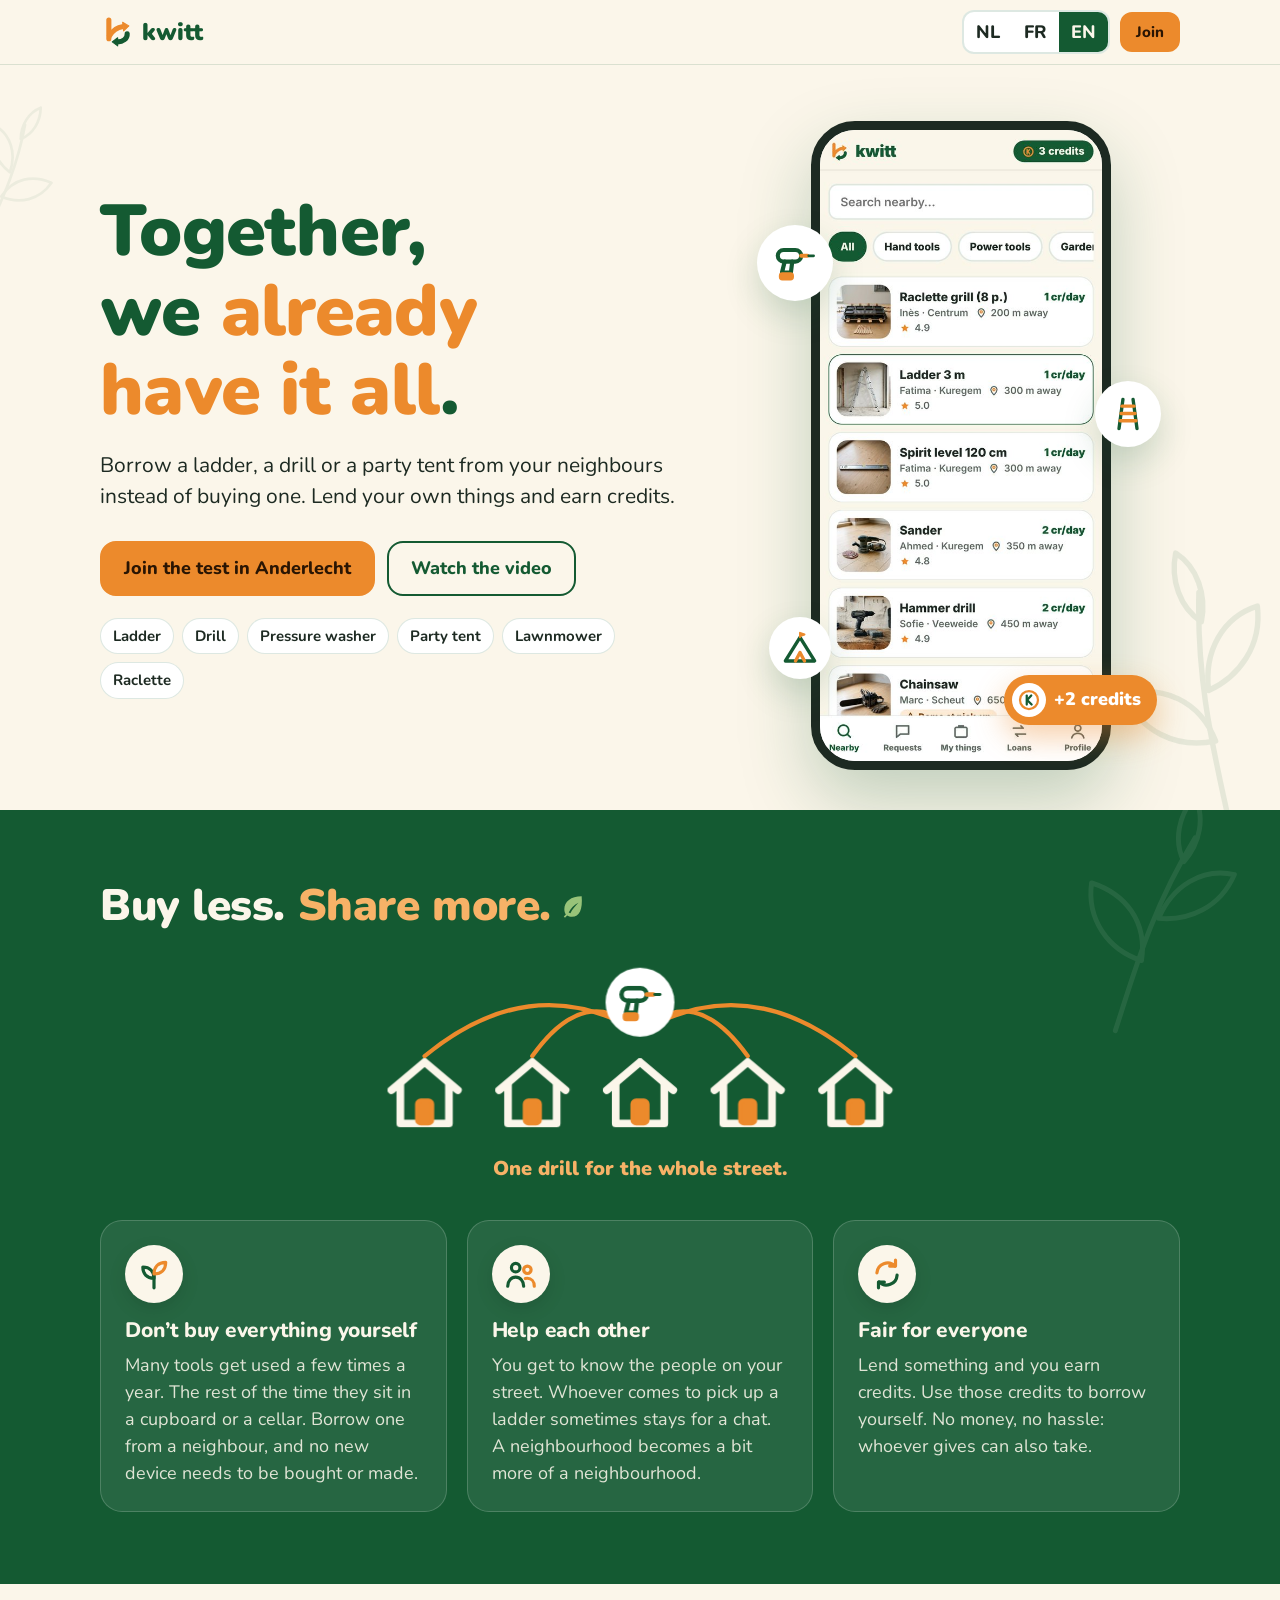
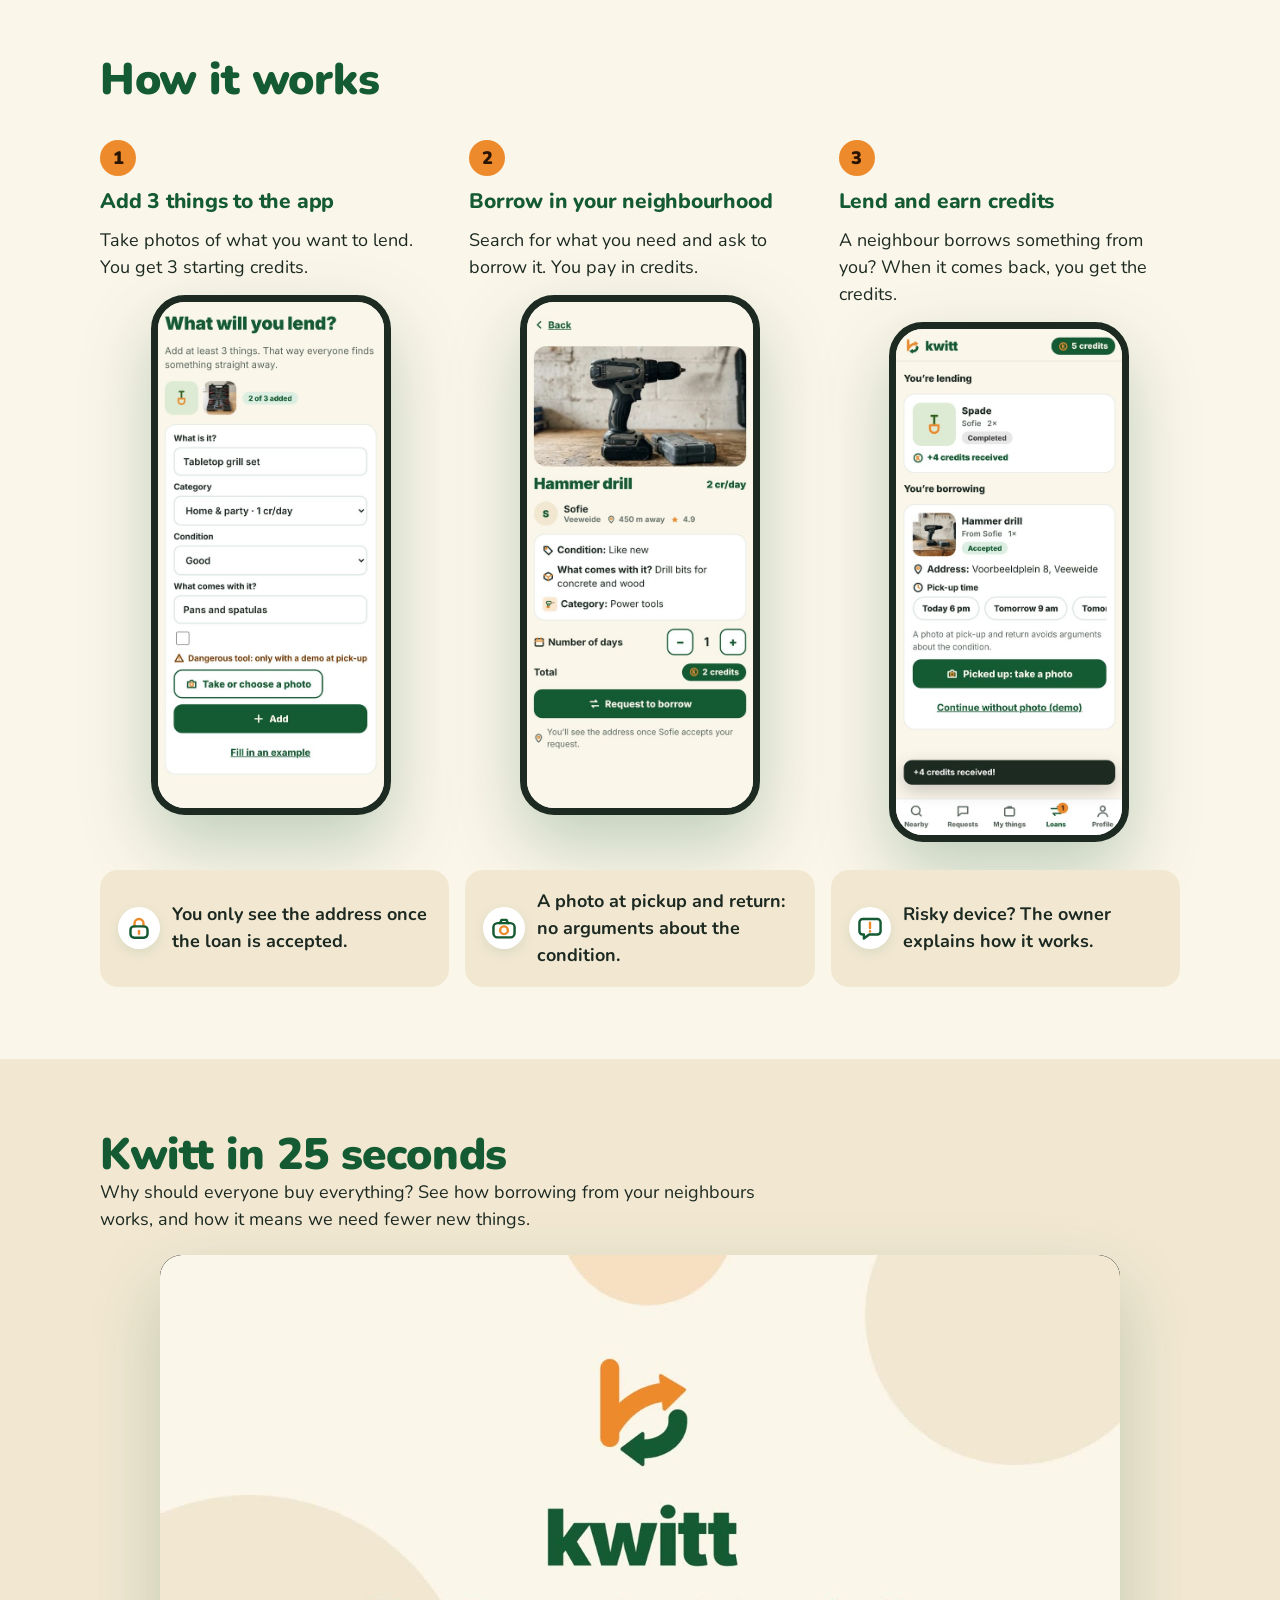
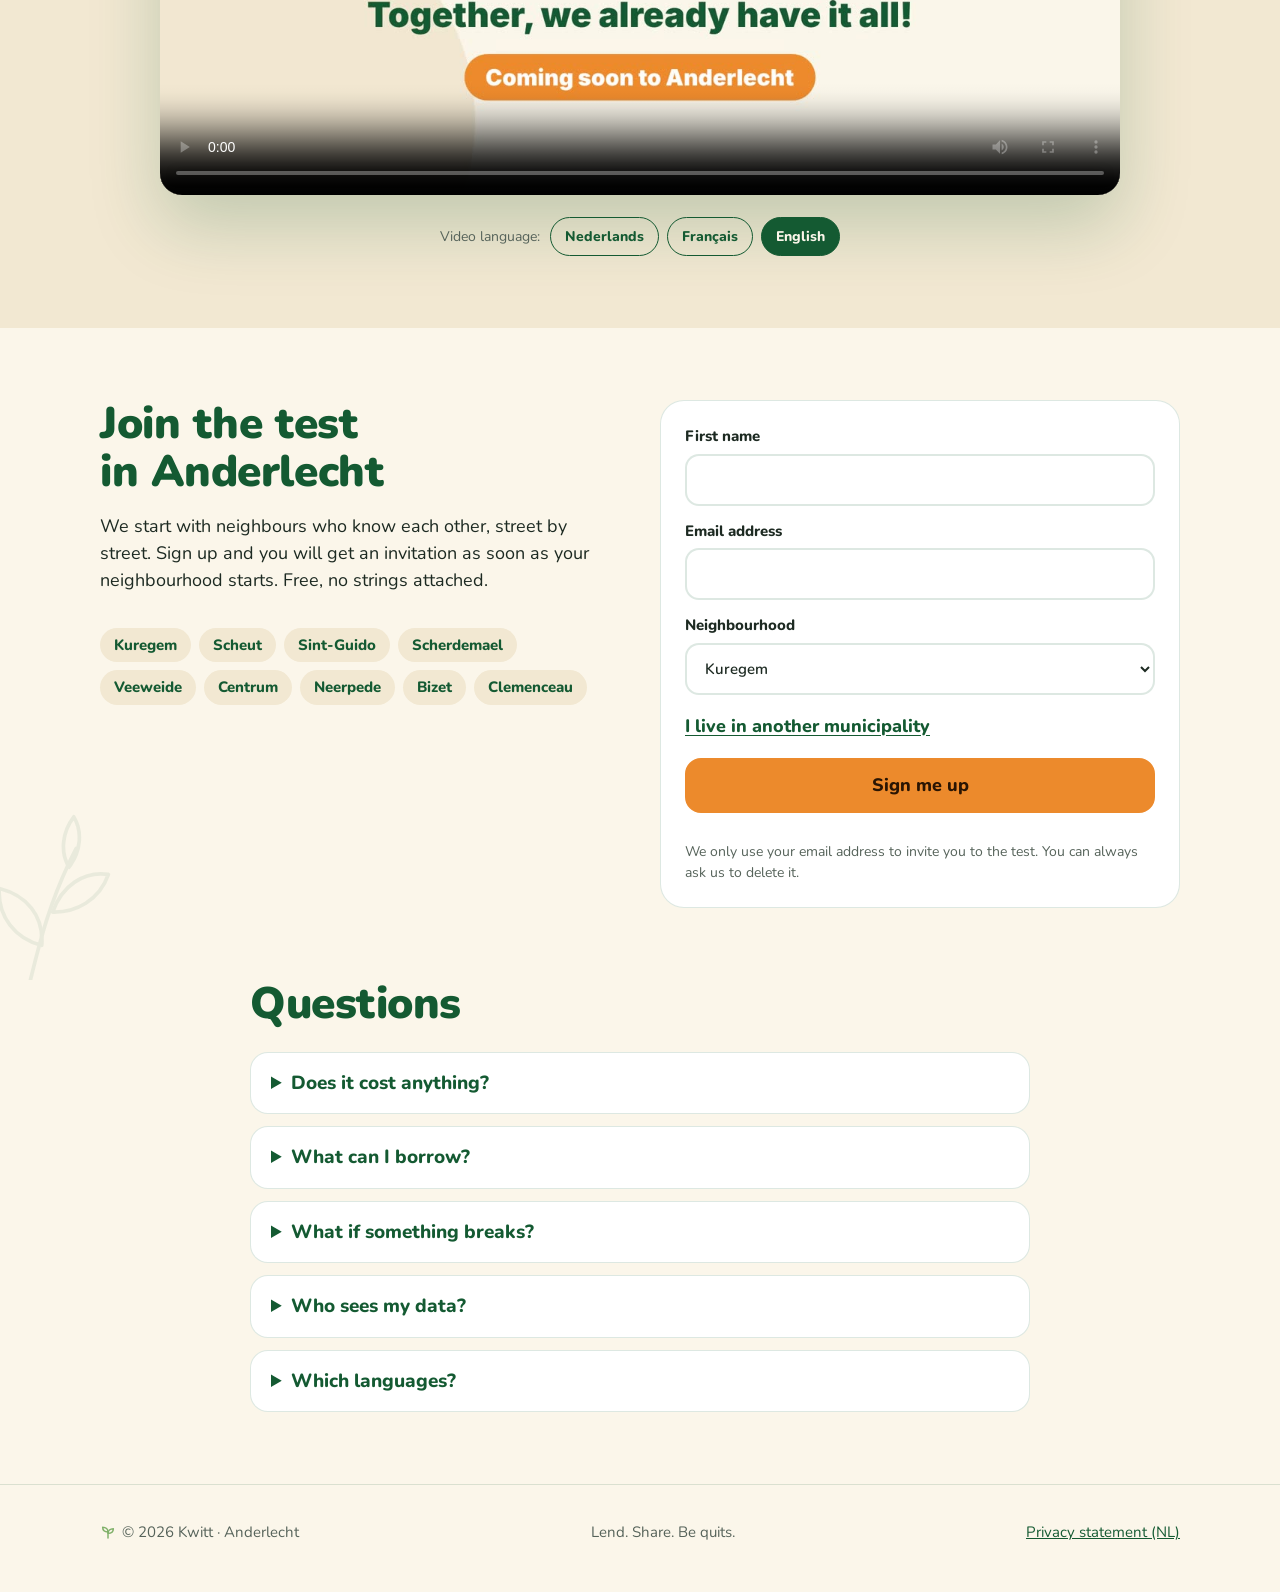
<file: index.html>
<!DOCTYPE html>
<html lang="nl">
<head>
<meta charset="utf-8">
<meta name="viewport" content="width=device-width, initial-scale=1">
<title>Kwitt · Leen van je buren</title>
<meta name="description" content="Leen een ladder, boormachine of partytent bij je buren in plaats van hem te kopen. Leen zelf uit en verdien credits. Test in Anderlecht.">
<meta property="og:title" content="Kwitt · Samen hebben we alles al">
<meta property="og:description" content="Leen bij je buren in plaats van te kopen. Test in Anderlecht.">
<meta property="og:image" content="img/poster_nl_scherm.jpg">
<link rel="icon" href="favicon.png">
<link rel="preconnect" href="https://fonts.googleapis.com">
<link rel="preconnect" href="https://fonts.gstatic.com" crossorigin>
<link href="https://fonts.googleapis.com/css2?family=Nunito:wght@600;700;800;900&display=swap" rel="stylesheet">
<style>
:root{
  /* Merkkleuren uit het logo; één lichte wereld, telefoonkaders als beeldtaal. */
  --green:#145A32;
  --orange:#EC8A2C;
  --cream:#FBF6EA;
  --sand:#F2E8D2;
  --ink:#1D2A22;
  --muted:#56635A;
  --line:color-mix(in srgb,var(--green) 14%,transparent);
  --font:"Nunito",system-ui,-apple-system,"Segoe UI",sans-serif;
  color-scheme:light;
}
*{box-sizing:border-box}
html{scroll-behavior:smooth}
body{margin:0;background:var(--cream);color:var(--ink);font-family:var(--font);font-size:18px;line-height:1.5}
a{color:var(--green)}
img,video{max-width:100%;display:block}
.wrap{max-width:1120px;margin:0 auto;padding:0 20px}
h1,h2,h3{color:var(--green);line-height:1.1;margin:0;text-wrap:balance;letter-spacing:-.01em}
h1{font-weight:900;font-size:clamp(40px,7vw,72px)}
h2{font-weight:900;font-size:clamp(30px,4.5vw,44px)}
h3{font-weight:800;font-size:21px}
p{margin:0;max-width:62ch}
.em{color:var(--orange)}
.muted{color:var(--muted)}
button,input,select{font:inherit}
:focus-visible{outline:3px solid var(--orange);outline-offset:3px}

/* nav */
nav{position:sticky;top:0;z-index:5;background:color-mix(in srgb,var(--cream) 92%,transparent);backdrop-filter:blur(8px);border-bottom:1px solid var(--line)}
nav .wrap{display:flex;align-items:center;justify-content:space-between;gap:12px;min-height:64px}
.brand{display:flex;align-items:center;gap:8px;font-weight:900;font-size:24px;color:var(--green);text-decoration:none}
.navr{display:flex;align-items:center;gap:10px}
.lang{display:inline-flex;border:2px solid var(--line);border-radius:12px;overflow:hidden;background:#fff}
.lang button{border:0;background:transparent;padding:6px 12px;font-weight:800;cursor:pointer;min-height:40px;color:var(--ink)}
.lang button[aria-pressed="true"]{background:var(--green);color:var(--cream)}
.btn{display:inline-flex;align-items:center;justify-content:center;gap:8px;min-height:52px;padding:12px 22px;border-radius:16px;border:2px solid var(--green);background:var(--green);color:var(--cream);font-weight:800;text-decoration:none;cursor:pointer}
.btn.orange{background:var(--orange);border-color:var(--orange);color:#2A1503}
.btn.small{min-height:40px;padding:6px 14px;font-size:15px;border-radius:12px}

/* hero */
.hero{padding:56px 0 40px}
.hero .wrap{display:grid;grid-template-columns:1.15fr .85fr;gap:48px;align-items:center}
.hero p.lead{font-size:21px;margin-top:20px;color:var(--ink)}
.hero .ctas{display:flex;flex-wrap:wrap;gap:12px;margin-top:28px}
.chips{display:flex;flex-wrap:wrap;gap:8px;margin-top:22px}
.chips span{background:#fff;border:1px solid var(--line);border-radius:999px;padding:6px 12px;font-size:15px;font-weight:700}
.phone{width:100%;max-width:300px;margin:0 auto;border:9px solid var(--ink);border-radius:44px;overflow:hidden;background:#fff;box-shadow:0 30px 70px rgba(20,90,50,.25);aspect-ratio:1170/2532}
.phone img,.phone video{width:100%;height:100%;object-fit:cover}

/* sections */
section{padding:72px 0}
.band{background:var(--green);color:var(--cream)}
.band h2,.band h3{color:var(--cream)}
.band .em{color:#F7B267}
.grid3{display:grid;grid-template-columns:repeat(3,minmax(0,1fr));gap:20px;margin-top:36px}
.card{background:#fff;border:1px solid var(--line);border-radius:22px;padding:24px;display:grid;gap:10px;align-content:start}
.band .card{background:color-mix(in srgb,#fff 8%,transparent);border-color:color-mix(in srgb,#fff 18%,transparent)}
.band .card p{color:color-mix(in srgb,var(--cream) 88%,transparent)}
.icon{width:58px;height:58px;border-radius:50%;background:var(--cream);display:flex;align-items:center;justify-content:center;color:var(--green);margin-bottom:6px}
.icon .ph{width:32px;height:32px}
.ph .duo{fill:var(--orange);opacity:.85}
.band .icon{background:var(--cream);color:var(--green);box-shadow:0 6px 18px rgba(0,0,0,.12)}
.steps{display:grid;grid-template-columns:repeat(3,minmax(0,1fr));gap:28px;margin-top:36px}
.step{display:grid;gap:14px;align-content:start}
.step .phone{max-width:240px;border-width:7px;border-radius:34px}
.num{width:36px;height:36px;border-radius:50%;background:var(--orange);color:#2A1503;font-weight:900;display:flex;align-items:center;justify-content:center}
.trust{display:grid;grid-template-columns:repeat(3,minmax(0,1fr));gap:16px;margin-top:28px}
.trust div{display:flex;gap:12px;align-items:flex-start;background:var(--sand);border-radius:18px;padding:18px;font-weight:700}
.hoods{display:flex;flex-wrap:wrap;gap:8px;margin-top:18px}
.hoods span{background:var(--sand);border-radius:999px;padding:6px 14px;font-weight:800;font-size:15px;color:var(--green)}

/* form */
.join .wrap{display:grid;grid-template-columns:1fr 1fr;gap:40px;align-items:start}
form{background:#fff;border:1px solid var(--line);border-radius:24px;padding:24px;display:grid;gap:14px}
label{display:grid;gap:6px;font-weight:800;font-size:15px}
input,select{min-height:52px;border:2px solid var(--line);border-radius:14px;padding:10px 14px;background:#fff;color:var(--ink);font-weight:600;width:100%}
.msg{font-weight:800;border-radius:14px;padding:12px 14px}
.msg.ok{background:#DCEFE2;color:var(--green)}
.msg.err{background:#F7DCD7;color:#8B2416}
.small{font-size:14px}

/* faq */
details{background:#fff;border:1px solid var(--line);border-radius:18px;padding:16px 20px}
details+details{margin-top:12px}
summary{font-weight:800;cursor:pointer;color:var(--green);font-size:19px}
details p{margin-top:10px}

footer{padding:36px 0 48px;border-top:1px solid var(--line);color:var(--muted);font-size:15px}
footer .wrap{display:flex;flex-wrap:wrap;justify-content:space-between;gap:12px}

@media (max-width:860px){
  .hero .wrap,.join .wrap{grid-template-columns:1fr}
  .grid3,.steps,.trust{grid-template-columns:1fr}
  .hero{padding-top:32px}
  .navr .btn{display:none}
  section{padding:56px 0}
}
@media (prefers-reduced-motion:reduce){html{scroll-behavior:auto}}

/* subtle leaves */
.hero{position:relative;overflow:hidden}
.hero::before{content:"";position:absolute;right:-30px;bottom:-20px;width:220px;height:290px;background:url("data:image/svg+xml,%3Csvg xmlns='http://www.w3.org/2000/svg' viewBox='0 0 120 160' fill='none' stroke='%23145A32' stroke-width='3' stroke-linecap='round' stroke-linejoin='round'%3E%3Cpath d='M60 158C60 120 58 80 70 30'/%3E%3Cpath d='M62 112C40 112 22 98 18 76c22 0 40 12 44 36z'/%3E%3Cpath d='M64 84c18-4 34-18 36-40-20 2-34 18-36 40z'/%3E%3Cpath d='M68 46C58 36 56 20 62 6c10 10 12 26 6 40z'/%3E%3C/svg%3E") no-repeat center/contain;opacity:.09;transform:rotate(-12deg);pointer-events:none}
.hero::after{content:"";position:absolute;left:-40px;top:30px;width:110px;height:150px;background:url("data:image/svg+xml,%3Csvg xmlns='http://www.w3.org/2000/svg' viewBox='0 0 120 160' fill='none' stroke='%23145A32' stroke-width='3' stroke-linecap='round' stroke-linejoin='round'%3E%3Cpath d='M60 158C60 120 58 80 70 30'/%3E%3Cpath d='M62 112C40 112 22 98 18 76c22 0 40 12 44 36z'/%3E%3Cpath d='M64 84c18-4 34-18 36-40-20 2-34 18-36 40z'/%3E%3Cpath d='M68 46C58 36 56 20 62 6c10 10 12 26 6 40z'/%3E%3C/svg%3E") no-repeat center/contain;opacity:.06;transform:rotate(24deg) scaleX(-1);pointer-events:none}
.hero .wrap{position:relative;z-index:1}
.band{position:relative;overflow:hidden}
.band::after{content:"";position:absolute;right:2%;top:-30px;width:200px;height:260px;background:url("data:image/svg+xml,%3Csvg xmlns='http://www.w3.org/2000/svg' viewBox='0 0 120 160' fill='none' stroke='%23FBF6EA' stroke-width='3' stroke-linecap='round' stroke-linejoin='round'%3E%3Cpath d='M60 158C60 120 58 80 70 30'/%3E%3Cpath d='M62 112C40 112 22 98 18 76c22 0 40 12 44 36z'/%3E%3Cpath d='M64 84c18-4 34-18 36-40-20 2-34 18-36 40z'/%3E%3Cpath d='M68 46C58 36 56 20 62 6c10 10 12 26 6 40z'/%3E%3C/svg%3E") no-repeat center/contain;opacity:.08;transform:rotate(18deg);pointer-events:none}
.band .wrap{position:relative;z-index:1}
#why::after{content:"";display:inline-block;width:.6em;height:.6em;margin-left:.2em;vertical-align:.02em;background:url("data:image/svg+xml,%3Csvg xmlns='http://www.w3.org/2000/svg' viewBox='0 0 24 24' fill='%2398C379'%3E%3Cpath d='M20 3C10 3 4 8 4 15c0 2 .6 3.6 1.4 4.8L3.5 21.7l1.1 1.1 2-2C7.8 21.5 9.2 22 11 22c7 0 10-7 9-19zM8 18c2-4 5-7 9-9-3 3-5.5 6-7.4 9.6z'/%3E%3C/svg%3E") no-repeat center/contain}
.join{position:relative;overflow:hidden}
.join::before{content:"";position:absolute;left:-26px;bottom:-26px;width:150px;height:200px;background:url("data:image/svg+xml,%3Csvg xmlns='http://www.w3.org/2000/svg' viewBox='0 0 120 160' fill='none' stroke='%23145A32' stroke-width='3' stroke-linecap='round' stroke-linejoin='round'%3E%3Cpath d='M60 158C60 120 58 80 70 30'/%3E%3Cpath d='M62 112C40 112 22 98 18 76c22 0 40 12 44 36z'/%3E%3Cpath d='M64 84c18-4 34-18 36-40-20 2-34 18-36 40z'/%3E%3Cpath d='M68 46C58 36 56 20 62 6c10 10 12 26 6 40z'/%3E%3C/svg%3E") no-repeat center/contain;opacity:.07;transform:rotate(14deg);pointer-events:none}
.join .wrap{position:relative;z-index:1}
footer .sprout{display:inline-block;width:16px;height:16px;vertical-align:-3px;margin-right:6px;color:#7FB069}

.video .wrap{display:flex;flex-direction:column;gap:22px;align-items:stretch}
.video .vtext{max-width:720px}
.player{width:100%;max-width:960px;margin:0 auto;border-radius:22px;overflow:hidden;background:#000;box-shadow:0 30px 70px rgba(20,90,50,.22);aspect-ratio:16/9}
.player video{width:100%;height:100%;display:block;object-fit:contain;background:#000}
.player.p{max-width:330px;aspect-ratio:1170/2532;border:9px solid var(--ink);border-radius:44px}
.vlist{display:flex;flex-wrap:wrap;gap:10px;align-items:center;justify-content:center}
.vbtns{display:flex;flex-wrap:wrap;gap:8px;justify-content:center}
.vbtns button{font:inherit;font-weight:800;font-size:14px;padding:8px 14px;border-radius:999px;border:1.5px solid var(--green);background:transparent;color:var(--green);cursor:pointer}
.vbtns button[aria-pressed=true]{background:var(--green);color:var(--cream)}

.linkbtn{font:inherit;font-weight:800;color:var(--green);background:none;border:0;padding:4px 0;text-decoration:underline;text-underline-offset:3px;cursor:pointer;justify-self:start;text-align:left}
#cityBox{display:grid;gap:8px}
#cityBox[hidden],#joinForm label[hidden]{display:none}

.ticon{flex:none;width:42px;height:42px;border-radius:50%;background:#fff;display:flex;align-items:center;justify-content:center;color:var(--green);box-shadow:0 4px 12px rgba(20,90,50,.10)}
.ticon .ph{width:24px;height:24px}
.trust div{align-items:center}

@media (max-width:760px){
  body{font-size:17px}
  input,select{font-size:16px}
  .hero{padding:28px 0 24px}
  .hero .phone{max-width:230px;border-width:7px;border-radius:34px}
  .hero .ctas .btn{width:100%}
  .steps{display:flex;grid-template-columns:none;gap:14px;overflow-x:auto;scroll-snap-type:x mandatory;margin:24px -20px 0;padding:4px 20px 14px;-webkit-overflow-scrolling:touch;scrollbar-width:none}
  .steps::-webkit-scrollbar{display:none}
  .step{flex:0 0 78%;scroll-snap-align:center;background:#fff;border:1px solid var(--line);border-radius:22px;padding:18px}
  .step .phone{max-width:170px;border-width:6px;border-radius:26px;margin:0}
  .swipehint.swipehint{display:block}
  .player.p{max-width:270px}
  summary{font-size:17px;padding:6px 0;min-height:44px;display:flex;align-items:center}
  footer a{display:inline-block;padding:10px 0}
  .vbtns button{min-height:44px}
  .linkbtn{min-height:44px}
  .sticky-cta.sticky-cta{display:flex}
}
.swipehint{display:none;font-size:14px;color:var(--muted);margin-top:4px}
.sticky-cta{display:none;position:fixed;left:12px;right:12px;bottom:calc(12px + env(safe-area-inset-bottom));z-index:40;justify-content:center;transition:transform .3s,opacity .3s}
.sticky-cta .btn{width:100%;box-shadow:0 10px 30px rgba(0,0,0,.18)}
.sticky-cta.off{transform:translateY(140%);opacity:0;pointer-events:none}

/* nieuwe pictogrammen */
.ki{display:block}
.icon .ki{width:34px;height:34px}
.ticon .ki{width:26px;height:26px}
.icon,.ticon{background:#fff}
.band .icon{background:var(--cream)}
/* hero art */
.heroart{position:relative;max-width:340px;margin:0 auto;width:100%}
.heroart .phone{position:relative;z-index:1}
.bub{position:absolute;z-index:2;width:76px;height:76px;border-radius:50%;background:#fff;display:flex;align-items:center;justify-content:center;box-shadow:0 14px 34px rgba(20,90,50,.18);animation:float 5s ease-in-out infinite}
.bub .ki{width:44px;height:44px}
.bub.b1{left:-34px;top:16%}
.bub.b2{right:-30px;top:40%;animation-delay:-1.6s;width:66px;height:66px}
.bub.b3{left:-22px;bottom:14%;animation-delay:-3.1s;width:62px;height:62px}
.bub.b2 .ki,.bub.b3 .ki{width:36px;height:36px}
.chip{position:absolute;z-index:2;right:-26px;bottom:7%;display:flex;align-items:center;gap:8px;background:var(--orange);color:#fff;font-weight:900;font-size:18px;padding:8px 16px 8px 8px;border-radius:999px;box-shadow:0 12px 30px rgba(236,138,44,.4);animation:float 4.4s ease-in-out infinite;animation-delay:-.8s}
.chip i{display:flex;width:34px;height:34px;border-radius:50%;background:#fff}
.chip .ki{width:24px;height:24px;margin:auto}
@keyframes float{0%,100%{transform:translateY(0)}50%{transform:translateY(-10px)}}
/* straat */
.street{margin:26px auto 30px;max-width:560px;text-align:center}
.street svg{width:100%;height:auto;overflow:visible}
.street figcaption{margin-top:6px;font-weight:900;font-size:20px;color:#F7B267}
.arc{fill:none;stroke:#EC8A2C;stroke-width:4;stroke-linecap:round;stroke-dasharray:100;stroke-dashoffset:100}
.street.in .arc{animation:draw .7s ease-out forwards}
.street.in .arc1{animation-delay:.15s}.street.in .arc2{animation-delay:.3s}.street.in .arc3{animation-delay:.45s}
@keyframes draw{to{stroke-dashoffset:0}}
.dr,.dbub{transform-box:fill-box;transform-origin:center}
.street.in .dr,.street.in .dbub{animation:pop .6s cubic-bezier(.3,1.6,.5,1) both}
.hs{transform-box:fill-box;transform-origin:50% 100%}
.street.in .hs{animation:hop .5s ease-out both}
.street.in .hs0{animation-delay:.75s}.street.in .hs1{animation-delay:.85s}.street.in .hs3{animation-delay:1s}.street.in .hs4{animation-delay:1.15s}
@keyframes pop{from{transform:scale(0)}}
@keyframes hop{50%{transform:translateY(-8px) scale(1.06)}}
/* verschijnen bij scrollen */
.reveal{opacity:0;transform:translateY(24px);transition:opacity .7s ease,transform .7s cubic-bezier(.2,.8,.2,1)}
.reveal.in{opacity:1;transform:none}
.btn{transition:transform .15s ease,box-shadow .15s ease}
.btn:hover{transform:translateY(-2px);box-shadow:0 10px 24px rgba(20,90,50,.18)}
@media (max-width:760px){
  .heroart{max-width:250px}
  .bub{width:58px;height:58px}.bub .ki{width:34px;height:34px}
  .bub.b2{width:52px;height:52px;right:-22px}.bub.b3{width:50px;height:50px}
  .bub.b1{left:-24px}
  .chip{font-size:15px;right:-18px}
  .street figcaption{font-size:17px}
}
@media (prefers-reduced-motion:reduce){.bub,.chip{animation:none}.reveal{opacity:1;transform:none;transition:none}.arc{stroke-dashoffset:0}.street.in *{animation:none!important}}
</style>
</head>
<body>

<nav aria-label="Kwitt">
  <div class="wrap">
    <a class="brand" href="#top" aria-label="Kwitt">
      <svg viewBox="0 0 200 200" width="34" height="34" aria-hidden="true"><g fill="none" stroke-width="30"><path d="M52 30 V140" stroke="#EC8A2C" stroke-linecap="round"/><path d="M52 128 C70 96 100 72 136 68" stroke="#EC8A2C"/><path d="M160 110 C162 142 132 158 104 158" stroke="#145A32" stroke-linecap="round"/></g><polygon points="170,64 139,94 133,42" fill="#EC8A2C" stroke="#EC8A2C" stroke-width="6" stroke-linejoin="round"/><polygon points="72,158 104,134 104,182" fill="#145A32" stroke="#145A32" stroke-width="6" stroke-linejoin="round"/></svg>
      kwitt
    </a>
    <div class="navr">
      <div class="lang" role="group" aria-label="Taal / Langue / Language">
        <button type="button" data-lang="nl" aria-pressed="true">NL</button>
        <button type="button" data-lang="fr" aria-pressed="false">FR</button>
        <button type="button" data-lang="en" aria-pressed="false">EN</button>
      </div>
      <a class="btn small orange" href="#join" data-t="navCta">Doe mee</a>
    </div>
  </div>
</nav>

<main id="top">
  <header class="hero">
    <div class="wrap">
      <div>
        <h1 data-t="heroTitle">Samen hebben we <span class="em">alles al</span>.</h1>
        <p class="lead" data-t="heroLead">Leen een ladder, een boormachine of een partytent bij je buren, in plaats van hem te kopen. Leen zelf iets uit en verdien credits.</p>
        <div class="ctas">
          <a class="btn orange" href="#join" data-t="heroCta">Doe mee met de test in Anderlecht</a>
          <a class="btn" style="background:transparent;color:var(--green)" href="#video" data-t="heroVideo">Bekijk de video</a>
        </div>
        <div class="chips" aria-label="Voorbeelden">
          <span data-t="c1">Ladder</span><span data-t="c2">Boormachine</span><span data-t="c3">Hogedrukreiniger</span><span data-t="c4">Partytent</span><span data-t="c5">Grasmaaier</span><span data-t="c6">Raclette</span>
        </div>
      </div>
      <div class="heroart">
        <div class="phone"><img data-src-nl="img/nl_discover.jpg" data-src-fr="img/fr_discover.jpg" data-src-en="img/en_discover.jpg" src="img/nl_discover.jpg" alt="De buurt in de Kwitt-app: spullen van buren in Anderlecht" data-alt="altDiscover"></div>
        <span class="bub b1"><svg class="ki" viewBox="0 0 64 64" fill="none" stroke-width="6" stroke-linecap="round" stroke-linejoin="round" aria-hidden="true"><rect x="7" y="13" width="34" height="17" rx="8.5" stroke="#145A32"/><path d="M41 21.5h9" stroke="#EC8A2C"/><path d="M52 21.5h7" stroke="#145A32" stroke-width="4"/><path d="M17 30l-4 16h13l2-16" stroke="#145A32"/><rect x="10" y="47" width="19" height="9" rx="3.5" fill="#EC8A2C" stroke="#EC8A2C" stroke-width="3"/></svg></span>
        <span class="bub b2"><svg class="ki" viewBox="0 0 64 64" fill="none" stroke-width="6" stroke-linecap="round" stroke-linejoin="round" aria-hidden="true"><path d="M23 6L16 58" stroke="#145A32"/><path d="M41 6L48 58" stroke="#145A32"/><path d="M21.3 18h21.4" stroke="#EC8A2C"/><path d="M19.6 31h24.8" stroke="#EC8A2C"/><path d="M17.9 44h28.2" stroke="#EC8A2C"/></svg></span>
        <span class="bub b3"><svg class="ki" viewBox="0 0 64 64" fill="none" stroke-width="6" stroke-linecap="round" stroke-linejoin="round" aria-hidden="true"><path d="M6 55L32 13L58 55Z" stroke="#145A32"/><path d="M24 55l8-15 8 15" stroke="#EC8A2C"/><path d="M32 13V5l8 3-8 3" stroke="#EC8A2C" fill="#EC8A2C" stroke-width="3.5"/></svg></span>
        <span class="chip"><i><svg class="ki" viewBox="0 0 64 64" fill="none" stroke-width="6" stroke-linecap="round" stroke-linejoin="round" aria-hidden="true"><circle cx="32" cy="32" r="24" stroke="#EC8A2C"/><path d="M26 20v24" stroke="#145A32"/><path d="M38 20L27 32l12 12" stroke="#145A32"/></svg></i><span data-t="heroChip">+2 credits</span></span>
      </div>
    </div>
  </header>

  <section class="band" aria-labelledby="why">
    <div class="wrap">
      <h2 id="why" data-t="whyTitle">Minder kopen. <span class="em">Meer delen.</span></h2>
      <figure class="street reveal" aria-hidden="false">
        <svg viewBox="0 0 520 170" role="img" aria-labelledby="streetCap">
          <path class="arc arc0" d="M260 70 Q160.0 10 60 92" pathLength="100"/><path class="arc arc1" d="M260 70 Q210.0 22 160 92" pathLength="100"/><path class="arc arc2" d="M260 70 Q310.0 22 360 92" pathLength="100"/><path class="arc arc3" d="M260 70 Q360.0 10 460 92" pathLength="100"/><g class="hs hs0"><svg x="22" y="88" width="76" height="76" viewBox="0 0 64 64" fill="none" stroke-width="6" stroke-linecap="round" stroke-linejoin="round"><path d="M6 30L32 8l26 22" stroke="#FBF6EA"/><path d="M13 25v31h38V25" stroke="#FBF6EA"/><rect x="26" y="38" width="12" height="18" rx="3" fill="#EC8A2C" stroke="#EC8A2C" stroke-width="3"/></svg></g><g class="hs hs1"><svg x="122" y="88" width="76" height="76" viewBox="0 0 64 64" fill="none" stroke-width="6" stroke-linecap="round" stroke-linejoin="round"><path d="M6 30L32 8l26 22" stroke="#FBF6EA"/><path d="M13 25v31h38V25" stroke="#FBF6EA"/><rect x="26" y="38" width="12" height="18" rx="3" fill="#EC8A2C" stroke="#EC8A2C" stroke-width="3"/></svg></g><g class="hs hs2"><svg x="222" y="88" width="76" height="76" viewBox="0 0 64 64" fill="none" stroke-width="6" stroke-linecap="round" stroke-linejoin="round"><path d="M6 30L32 8l26 22" stroke="#FBF6EA"/><path d="M13 25v31h38V25" stroke="#FBF6EA"/><rect x="26" y="38" width="12" height="18" rx="3" fill="#EC8A2C" stroke="#EC8A2C" stroke-width="3"/></svg></g><g class="hs hs3"><svg x="322" y="88" width="76" height="76" viewBox="0 0 64 64" fill="none" stroke-width="6" stroke-linecap="round" stroke-linejoin="round"><path d="M6 30L32 8l26 22" stroke="#FBF6EA"/><path d="M13 25v31h38V25" stroke="#FBF6EA"/><rect x="26" y="38" width="12" height="18" rx="3" fill="#EC8A2C" stroke="#EC8A2C" stroke-width="3"/></svg></g><g class="hs hs4"><svg x="422" y="88" width="76" height="76" viewBox="0 0 64 64" fill="none" stroke-width="6" stroke-linecap="round" stroke-linejoin="round"><path d="M6 30L32 8l26 22" stroke="#FBF6EA"/><path d="M13 25v31h38V25" stroke="#FBF6EA"/><rect x="26" y="38" width="12" height="18" rx="3" fill="#EC8A2C" stroke="#EC8A2C" stroke-width="3"/></svg></g>
          <circle class="dbub" cx="260" cy="42" r="32" fill="#fff"/>
          <g class="dr"><svg x="238" y="20" width="44" height="44" viewBox="0 0 64 64" fill="none" stroke-width="6" stroke-linecap="round" stroke-linejoin="round"><rect x="7" y="13" width="34" height="17" rx="8.5" stroke="#145A32"/><path d="M41 21.5h9" stroke="#EC8A2C"/><path d="M52 21.5h7" stroke="#145A32" stroke-width="4"/><path d="M17 30l-4 16h13l2-16" stroke="#145A32"/><rect x="10" y="47" width="19" height="9" rx="3.5" fill="#EC8A2C" stroke="#EC8A2C" stroke-width="3"/></svg></g>
        </svg>
        <figcaption id="streetCap" data-t="street">Eén boormachine voor de hele straat.</figcaption>
      </figure>
      <div class="reveal grid3">
        <div class="card">
          <div class="icon"><svg class="ki" viewBox="0 0 64 64" fill="none" stroke-width="6" stroke-linecap="round" stroke-linejoin="round" aria-hidden="true"><path d="M32 58V30" stroke="#145A32"/><path d="M32 40C18 40 11 31 11 19c13 0 21 8 21 21z" stroke="#145A32"/><path d="M32 32C32 19 40 10 54 10c0 14-8 22-22 22z" stroke="#EC8A2C"/></svg></div>
          <h3 data-t="w1t">Niet alles zelf kopen</h3>
          <p data-t="w1p">Veel gereedschap gebruik je een paar keer per jaar. De rest van de tijd ligt het in een kast of een kelder. Leen je het bij een buur, dan hoeft er geen nieuw toestel gekocht en gemaakt te worden.</p>
        </div>
        <div class="card">
          <div class="icon"><svg class="ki" viewBox="0 0 64 64" fill="none" stroke-width="6" stroke-linecap="round" stroke-linejoin="round" aria-hidden="true"><circle cx="22" cy="20" r="8" stroke="#145A32"/><path d="M7 55c0-10 6.5-17 15-17s15 7 15 17" stroke="#145A32"/><circle cx="44" cy="24" r="7" stroke="#EC8A2C"/><path d="M40 40.5c1.3-.3 2.6-.5 4-.5 7.4 0 13 6 13 15" stroke="#EC8A2C"/></svg></div>
          <h3 data-t="w2t">Elkaar helpen</h3>
          <p data-t="w2p">Je leert de mensen in je straat kennen. Wie een ladder komt halen, blijft soms ook even praten. Zo wordt een buurt een beetje meer een buurt.</p>
        </div>
        <div class="card">
          <div class="icon"><svg class="ki" viewBox="0 0 64 64" fill="none" stroke-width="6" stroke-linecap="round" stroke-linejoin="round" aria-hidden="true"><path d="M13 30A20 20 0 0 1 47 17" stroke="#EC8A2C"/><path d="M48 6v11H37" stroke="#EC8A2C"/><path d="M51 34A20 20 0 0 1 17 47" stroke="#145A32"/><path d="M16 58V47h11" stroke="#145A32"/></svg></div>
          <h3 data-t="w3t">Eerlijk voor iedereen</h3>
          <p data-t="w3p">Wie uitleent, krijgt credits. Met die credits leen je zelf. Geen geld, geen gedoe: wie geeft, kan ook nemen.</p>
        </div>
      </div>
    </div>
  </section>

  <section aria-labelledby="how">
    <div class="wrap">
      <h2 id="how" data-t="howTitle">Zo werkt het</h2>
      <p class="swipehint" data-t="swipe">Veeg opzij voor de volgende stap →</p>
      <div class="reveal steps">
        <div class="step">
          <div class="num">1</div>
          <h3 data-t="s1t">Zet 3 spullen in de app</h3>
          <p data-t="s1p">Neem een foto van wat je wilt uitlenen. Je krijgt 3 startcredits.</p>
          <div class="phone"><img data-src-nl="img/nl_add.jpg" data-src-fr="img/fr_add.jpg" data-src-en="img/en_add.jpg" src="img/nl_add.jpg" alt="Een voorwerp toevoegen met foto" data-alt="altAdd" loading="lazy"></div>
        </div>
        <div class="step">
          <div class="num">2</div>
          <h3 data-t="s2t">Leen iets in de buurt</h3>
          <p data-t="s2p">Zoek wat je nodig hebt en vraag het te leen. Je betaalt met credits.</p>
          <div class="phone"><img data-src-nl="img/nl_detail.jpg" data-src-fr="img/fr_detail.jpg" data-src-en="img/en_detail.jpg" src="img/nl_detail.jpg" alt="Een boormachine te leen vragen" data-alt="altDetail" loading="lazy"></div>
        </div>
        <div class="step">
          <div class="num">3</div>
          <h3 data-t="s3t">Leen uit en verdien credits</h3>
          <p data-t="s3p">Een buur leent iets van jou? Na het terugbrengen krijg je de credits.</p>
          <div class="phone"><img data-src-nl="img/nl_earn.jpg" data-src-fr="img/fr_earn.jpg" data-src-en="img/en_earn.jpg" src="img/nl_earn.jpg" alt="Credits ontvangen na het uitlenen" data-alt="altEarn" loading="lazy"></div>
        </div>
      </div>
      <div class="reveal trust">
        <div><span class="ticon"><svg class="ki" viewBox="0 0 64 64" fill="none" stroke-width="6" stroke-linecap="round" stroke-linejoin="round" aria-hidden="true"><path d="M21 28v-7a11 11 0 0 1 22 0v7" stroke="#EC8A2C"/><rect x="11" y="28" width="42" height="28" rx="9" stroke="#145A32"/><path d="M32 39v7" stroke="#EC8A2C"/></svg></span><span data-t="t1">Je adres zie je pas als een lening geaccepteerd is.</span></div>
        <div><span class="ticon"><svg class="ki" viewBox="0 0 64 64" fill="none" stroke-width="6" stroke-linecap="round" stroke-linejoin="round" aria-hidden="true"><rect x="6" y="20" width="52" height="35" rx="10" stroke="#145A32"/><path d="M22 20l4-8h12l4 8" stroke="#145A32"/><circle cx="32" cy="37.5" r="9.5" stroke="#EC8A2C"/></svg></span><span data-t="t2">Een foto bij ophalen en terugbrengen: geen discussie over de staat.</span></div>
        <div><span class="ticon"><svg class="ki" viewBox="0 0 64 64" fill="none" stroke-width="6" stroke-linecap="round" stroke-linejoin="round" aria-hidden="true"><path d="M14 10h36a8 8 0 0 1 8 8v22a8 8 0 0 1-8 8H30L17 58V48h-3a8 8 0 0 1-8-8V18a8 8 0 0 1 8-8z" stroke="#145A32"/><path d="M32 19v13" stroke="#EC8A2C"/><path d="M32 40v.5" stroke="#EC8A2C"/></svg></span><span data-t="t3">Gevaarlijke toestellen? De eigenaar legt uit hoe ze werken.</span></div>
      </div>
    </div>
  </section>

  <section class="video" id="video" aria-labelledby="vt" style="background:var(--sand)">
    <div class="wrap">
      <div class="vtext">
        <h2 id="vt" data-t="videoTitle">Kwitt in 25 seconden</h2>
        <p data-t="videoP">Waarom zou iedereen alles zelf kopen? Bekijk hoe lenen bij je buren werkt, en hoe we zo minder nieuwe spullen nodig hebben.</p>
      </div>
      <div class="reveal player" id="player">
        <video id="promo" controls playsinline preload="metadata" poster="img/poster_nl_scherm.jpg">
          <source id="promoSrc" src="media/kwitt_nl_scherm.mp4" type="video/mp4">
        </video>
      </div>
      <div class="vlist">
        <span class="muted small" data-t="videoAll">Taal van de video:</span>
        <div class="vbtns" id="vbtns"></div>
      </div>
    </div>
  </section>

  <section class="join" id="join" aria-labelledby="jt">
    <div class="wrap">
      <div style="display:grid;gap:16px">
        <h2 id="jt" data-t="joinTitle">Doe mee met de test in Anderlecht</h2>
        <p data-t="joinP">We starten met buren die elkaar kennen, straat per straat. Schrijf je in, dan krijg je een uitnodiging zodra jouw wijk start. Gratis, en je zit nergens aan vast.</p>
        <div class="hoods" aria-label="Wijken">
          <span>Kuregem</span><span>Scheut</span><span>Sint-Guido</span><span>Scherdemael</span><span>Veeweide</span><span>Centrum</span><span>Neerpede</span><span>Bizet</span><span>Clemenceau</span>
        </div>
      </div>
      <form id="joinForm" novalidate>
        <label for="fname"><span data-t="fName">Voornaam</span><input id="fname" name="name" autocomplete="given-name" required maxlength="60"></label>
        <label for="femail"><span data-t="fEmail">E-mailadres</span><input id="femail" name="email" type="email" autocomplete="email" required maxlength="200"></label>
        <label for="fhood"><span data-t="fHood">Wijk</span>
          <select id="fhood" name="hood" required>
            <option>Kuregem</option><option>Scheut</option><option>Sint-Guido</option><option>Scherdemael</option><option>Veeweide</option><option>Centrum</option><option>Neerpede</option><option>Bizet</option><option>Clemenceau</option>
            <option value="Anders" data-t="fOther">Andere wijk</option>
          </select>
        </label>
        <button type="button" class="linkbtn" id="cityToggle" aria-expanded="false" aria-controls="cityBox"><span data-t="fOtherCity">Ik woon in een andere gemeente</span></button>
        <div id="cityBox" hidden>
          <label for="fcity"><span data-t="fCity">Gemeente</span><input id="fcity" name="city" list="cities" maxlength="30" autocomplete="address-level2"></label>
          <datalist id="cities"><option>Brussel</option><option>Elsene</option><option>Etterbeek</option><option>Evere</option><option>Ganshoren</option><option>Jette</option><option>Koekelberg</option><option>Oudergem</option><option>Schaarbeek</option><option>Sint-Agatha-Berchem</option><option>Sint-Gillis</option><option>Sint-Jans-Molenbeek</option><option>Sint-Joost-ten-Node</option><option>Sint-Lambrechts-Woluwe</option><option>Sint-Pieters-Woluwe</option><option>Ukkel</option><option>Vorst</option><option>Watermaal-Bosvoorde</option><option>Dilbeek</option></datalist>
          <p class="muted small" data-t="fCityNote">We beginnen in Anderlecht. Schrijf je toch in: zodra er genoeg buren uit jouw gemeente zijn, openen we Kwitt daar ook.</p>
        </div>
        <button class="btn orange" type="submit" data-t="fSubmit">Schrijf me in</button>
        <div id="formMsg" role="status" aria-live="polite"></div>
        <p class="muted small" data-t="fPrivacy">We gebruiken je e-mailadres alleen om je uit te nodigen voor de test. Je kunt altijd vragen om het te wissen.</p>
      </form>
    </div>
  </section>

  <section aria-labelledby="ft" style="padding-top:0">
    <div class="wrap" style="max-width:820px">
      <h2 id="ft" data-t="faqTitle" style="margin-bottom:24px">Vragen</h2>
      <details><summary data-t="q1">Kost het iets?</summary><p data-t="a1">Nee. Kwitt is gratis tijdens de test. Je betaalt niet met geld, maar met credits die je verdient door zelf uit te lenen.</p></details>
      <details><summary data-t="q2">Wat kan ik lenen?</summary><p data-t="a2">Gereedschap, tuinmateriaal, huishoudtoestellen en spullen voor een feest. Geen auto's of voertuigen.</p></details>
      <details><summary data-t="q3">Wat als er iets kapotgaat?</summary><p data-t="a3">Je neemt een foto bij het ophalen en bij het terugbrengen. Gaat er toch iets mis, dan regel je dat samen met de eigenaar. Kwitt is een plek om elkaar te vinden, geen verhuurbedrijf.</p></details>
      <details><summary data-t="q4">Wie ziet mijn gegevens?</summary><p data-t="a4">Andere leden zien je voornaam en je wijk. Je adres ziet alleen de buur met wie je een lening afspreekt, en pas nadat die geaccepteerd is.</p></details>
      <details><summary data-t="q5">In welke talen?</summary><p data-t="a5">In het Nederlands, het Frans en het Engels. De app kiest automatisch de taal van je gsm.</p></details>
    </div>
  </section>
</main>

<div class="sticky-cta off" id="stickyCta"><a class="btn orange" href="#join" data-t="navCta">Doe mee</a></div>
<footer>
  <div class="wrap">
    <span><svg class="sprout" viewBox="0 0 24 24" fill="none" stroke="currentColor" stroke-width="2.2" stroke-linecap="round" stroke-linejoin="round" aria-hidden="true"><path d="M12 21v-9"/><path d="M12 12C12 8 9 5 4 5c0 4 3 7 8 7z"/><path d="M12 14c0-4 3-7 8-7 0 4-3 7-8 7z"/></svg>© 2026 Kwitt · Anderlecht</span>
    <span data-t="footer">Leen. Deel. Sta quitte.</span>
    <a href="privacy.html" data-t="privacyLink">Privacyverklaring</a>
  </div>
</footer>

<script>
(function(){
"use strict";
// Supabase (publieke sleutel: mag in de browser staan, de database laat alleen inschrijven toe).
const SUPABASE_URL='https://mspbqtmjoxtwluoffflt.supabase.co';
const SUPABASE_KEY='sb_publishable_VDnK9zXqguj9z9ldiUTYQg_HQRrq3sG';

const FR={
 navCta:'Participer',
 heroTitle:'Ensemble, on a <span class="em">déjà tout</span>.',
 heroLead:'Empruntez une échelle, une perceuse ou une tonnelle à vos voisins, au lieu de l’acheter. Prêtez vos objets et gagnez des crédits.',
 heroCta:'Rejoignez le test à Anderlecht',heroVideo:'Voir la vidéo',
 c1:'Échelle',c2:'Perceuse',c3:'Nettoyeur haute pression',c4:'Tonnelle',c5:'Tondeuse',c6:'Raclette',
 whyTitle:'Acheter moins. <span class="em">Partager plus.</span>',
 w1t:'Ne pas tout acheter soi-même',w1p:'On utilise beaucoup d’outils quelques fois par an. Le reste du temps, ils dorment dans une armoire ou une cave. En empruntant à un voisin, pas besoin d’acheter ni de fabriquer un nouvel appareil.',
 w2t:'S’entraider',w2p:'Vous faites connaissance avec les gens de votre rue. Celui qui vient chercher une échelle reste parfois papoter un peu. Un quartier devient un peu plus un quartier.',
 w3t:'Juste pour tout le monde',w3p:'Celui qui prête gagne des crédits. Avec ces crédits, il emprunte à son tour. Pas d’argent, pas de tracas : qui donne peut aussi recevoir.',
 howTitle:'Comment ça marche',
 s1t:'Mettez 3 objets dans l’app',s1p:'Prenez en photo ce que vous voulez prêter. Vous recevez 3 crédits de départ.',
 s2t:'Empruntez dans le quartier',s2p:'Cherchez ce dont vous avez besoin et demandez à l’emprunter. Vous payez en crédits.',
 s3t:'Prêtez et gagnez des crédits',s3p:'Un voisin vous emprunte quelque chose ? Au retour, vous recevez les crédits.',
 t1:'Vous ne voyez l’adresse qu’une fois le prêt accepté.',t2:'Une photo au retrait et au retour : pas de discussion sur l’état.',t3:'Appareil dangereux ? Le propriétaire explique comment il fonctionne.',
 videoTitle:'Kwitt en 25 secondes',videoP:'Pourquoi chacun devrait-il tout acheter ? Découvrez comment emprunter à vos voisins, et comment on a ainsi besoin de moins d’objets neufs.',videoAll:'Langue de la vidéo :',vPortrait:'téléphone',vLand:'écran',
 joinTitle:'Rejoignez le test à Anderlecht',joinP:'Nous commençons avec des voisins qui se connaissent, rue par rue. Inscrivez-vous et vous recevrez une invitation dès que votre quartier démarre. Gratuit et sans engagement.',
 heroChip:'+2 crédits',street:'Une perceuse pour toute la rue.',
 swipe:'Glissez pour l’étape suivante →',
 fOtherCity:'J’habite dans une autre commune',fBackHood:'J’habite à Anderlecht',fCity:'Commune',fCityNote:'Nous commençons à Anderlecht. Inscrivez-vous quand même : dès qu’il y a assez de voisins dans votre commune, nous y ouvrons Kwitt aussi.',badCity:'Indiquez votre commune.',
 fName:'Prénom',fEmail:'Adresse e-mail',fHood:'Quartier',fOther:'Autre quartier',fSubmit:'Je m’inscris',
 fPrivacy:'Nous utilisons votre adresse e-mail uniquement pour vous inviter au test. Vous pouvez toujours demander de l’effacer.',
 faqTitle:'Questions',
 q1:'Ça coûte quelque chose ?',a1:'Non. Kwitt est gratuit pendant le test. Vous ne payez pas en argent, mais en crédits que vous gagnez en prêtant vous-même.',
 q2:'Que puis-je emprunter ?',a2:'Des outils, du matériel de jardin, des appareils ménagers et de quoi faire la fête. Pas de voitures ni de véhicules.',
 q3:'Et si quelque chose se casse ?',a3:'Vous prenez une photo au retrait et au retour. Si un problème survient, vous le réglez avec le propriétaire. Kwitt est un lieu pour se trouver, pas une entreprise de location.',
 q4:'Qui voit mes données ?',a4:'Les autres membres voient votre prénom et votre quartier. Seul le voisin avec qui vous convenez d’un prêt voit votre adresse, et seulement après acceptation.',
 q5:'En quelles langues ?',a5:'En français, en néerlandais et en anglais. L’app choisit automatiquement la langue de votre téléphone.',
 footer:'Prêtez. Partagez. Soyez quittes.',
 privacyLink:'Déclaration de confidentialité (NL)',
 altDiscover:'Le quartier dans l’app Kwitt : objets de voisins à Anderlecht',altAdd:'Ajouter un objet avec photo',altDetail:'Demander à emprunter une perceuse',altEarn:'Crédits reçus après un prêt',
 ok:'Merci ! Vous êtes inscrit. Nous vous écrivons dès que votre quartier démarre.',dup:'Cette adresse e-mail est déjà inscrite.',bad:'Vérifiez votre prénom et votre adresse e-mail.',fail:'L’inscription n’a pas fonctionné. Réessayez plus tard.',
 title:'Kwitt · Empruntez à vos voisins'
};
const EN={
 navCta:'Join',
 heroTitle:'Together, we <span class="em">already have it all</span>.',
 heroLead:'Borrow a ladder, a drill or a party tent from your neighbours instead of buying one. Lend your own things and earn credits.',
 heroCta:'Join the test in Anderlecht',heroVideo:'Watch the video',
 c1:'Ladder',c2:'Drill',c3:'Pressure washer',c4:'Party tent',c5:'Lawnmower',c6:'Raclette',
 whyTitle:'Buy less. <span class="em">Share more.</span>',
 w1t:'Don’t buy everything yourself',w1p:'Many tools get used a few times a year. The rest of the time they sit in a cupboard or a cellar. Borrow one from a neighbour, and no new device needs to be bought or made.',
 w2t:'Help each other',w2p:'You get to know the people on your street. Whoever comes to pick up a ladder sometimes stays for a chat. A neighbourhood becomes a bit more of a neighbourhood.',
 w3t:'Fair for everyone',w3p:'Lend something and you earn credits. Use those credits to borrow yourself. No money, no hassle: whoever gives can also take.',
 howTitle:'How it works',
 s1t:'Add 3 things to the app',s1p:'Take photos of what you want to lend. You get 3 starting credits.',
 s2t:'Borrow in your neighbourhood',s2p:'Search for what you need and ask to borrow it. You pay in credits.',
 s3t:'Lend and earn credits',s3p:'A neighbour borrows something from you? When it comes back, you get the credits.',
 t1:'You only see the address once the loan is accepted.',t2:'A photo at pickup and return: no arguments about the condition.',t3:'Risky device? The owner explains how it works.',
 videoTitle:'Kwitt in 25 seconds',videoP:'Why should everyone buy everything? See how borrowing from your neighbours works, and how it means we need fewer new things.',videoAll:'Video language:',vPortrait:'phone',vLand:'screen',
 joinTitle:'Join the test in Anderlecht',joinP:'We start with neighbours who know each other, street by street. Sign up and you will get an invitation as soon as your neighbourhood starts. Free, no strings attached.',
 heroChip:'+2 credits',street:'One drill for the whole street.',
 swipe:'Swipe for the next step →',
 fOtherCity:'I live in another municipality',fBackHood:'I live in Anderlecht',fCity:'Municipality',fCityNote:'We are starting in Anderlecht. Sign up anyway: as soon as there are enough neighbours in your municipality, we will open Kwitt there too.',badCity:'Please enter your municipality.',
 fName:'First name',fEmail:'Email address',fHood:'Neighbourhood',fOther:'Other neighbourhood',fSubmit:'Sign me up',
 fPrivacy:'We only use your email address to invite you to the test. You can always ask us to delete it.',
 faqTitle:'Questions',
 q1:'Does it cost anything?',a1:'No. Kwitt is free during the test. You don’t pay with money, but with credits you earn by lending things yourself.',
 q2:'What can I borrow?',a2:'Tools, garden gear, household appliances and party supplies. No cars or vehicles.',
 q3:'What if something breaks?',a3:'You take a photo at pickup and return. If something goes wrong, you sort it out with the owner. Kwitt is a place to meet, not a rental company.',
 q4:'Who sees my data?',a4:'Other members see your first name and neighbourhood. Only the neighbour you agree a loan with sees your address, and only after acceptance.',
 q5:'Which languages?',a5:'Dutch, French and English. The app automatically uses the language of your phone.',
 footer:'Lend. Share. Be quits.',
 privacyLink:'Privacy statement (NL)',
 altDiscover:'The neighbourhood in the Kwitt app: neighbours’ things in Anderlecht',altAdd:'Adding an item with a photo',altDetail:'Asking to borrow a drill',altEarn:'Credits received after a loan',
 ok:'Thank you! You are signed up. We will let you know as soon as your neighbourhood starts.',dup:'This email address is already signed up.',bad:'Please check your first name and email address.',fail:'Signing up didn’t work. Please try again later.',
 title:'Kwitt · Borrow from your neighbours'
};
const NL_EXTRA={heroChip:'+2 credits',fBackHood:'Ik woon in Anderlecht',badCity:'Vul je gemeente in.',videoAll:'Taal van de video:',vPortrait:'telefoon',vLand:'scherm',ok:'Bedankt! Je bent ingeschreven. We laten je weten zodra jouw wijk start.',dup:'Dit e-mailadres is al ingeschreven.',bad:'Kijk je voornaam en e-mailadres na.',fail:'Inschrijven lukte niet. Probeer het later opnieuw.',title:document.title};

// Nederlandse teksten bewaren zoals ze in de HTML staan.
const NL={};
document.querySelectorAll('[data-t]').forEach(el=>{NL[el.dataset.t]=el.innerHTML});
document.querySelectorAll('[data-alt]').forEach(el=>{NL[el.dataset.alt]=el.alt});
Object.assign(NL,NL_EXTRA);
let lang='nl';

// Video's: de site kiest zelf het formaat (telefoon = verticaal, computer/tablet = horizontaal);
// de bezoeker kiest alleen de taal.
const phoneQ=window.matchMedia('(max-width:760px), (pointer:coarse) and (max-width:900px) and (orientation:portrait)');
let vLang='nl',vOri=phoneQ.matches?'iphone':'scherm';
function loadVideo(){
  const v=document.getElementById('promo'),s=document.getElementById('promoSrc');
  const want='media/kwitt_'+vLang+'_'+vOri+'.mp4';
  document.getElementById('player').className='player'+(vOri==='iphone'?' p':'')+(document.getElementById('player').classList.contains('in')?' in':'')+' reveal';
  if(!s.getAttribute('src').endsWith(want)){const playing=!v.paused;s.src=want;v.poster='img/poster_'+vLang+'_'+vOri+'.jpg';v.load();if(playing)v.play().catch(()=>{})}
}
function renderVBtns(){
  const box=document.getElementById('vbtns');box.innerHTML='';
  [['nl','Nederlands'],['fr','Français'],['en','English']].forEach(([l,name])=>{
    const b=document.createElement('button');b.type='button';b.textContent=name;b.lang=l;
    b.setAttribute('aria-pressed',String(l===vLang));
    b.addEventListener('click',()=>{vLang=l;loadVideo();renderVBtns();document.getElementById('promo').play().catch(()=>{})});
    box.appendChild(b);
  });
}
phoneQ.addEventListener('change',e=>{vOri=e.matches?'iphone':'scherm';loadVideo()});
function setLang(l){
  lang=l;const D=l==='fr'?FR:l==='en'?EN:NL;
  document.documentElement.lang=l;document.title=D.title;
  document.querySelectorAll('[data-t]').forEach(el=>{if(D[el.dataset.t]!=null)el.innerHTML=D[el.dataset.t]});
  document.querySelectorAll('[data-alt]').forEach(el=>{if(D[el.dataset.alt])el.alt=D[el.dataset.alt]});
  document.querySelectorAll('img[data-src-nl]').forEach(img=>{img.src=img.dataset['src'+l[0].toUpperCase()+l[1]]||img.src});
  document.querySelectorAll('.lang button').forEach(b=>b.setAttribute('aria-pressed',String(b.dataset.lang===l)));
  vLang=l;loadVideo();renderVBtns();
  try{localStorage.setItem('kwitt.lang',l)}catch(e){}
}
document.querySelectorAll('.lang button').forEach(b=>b.addEventListener('click',()=>setLang(b.dataset.lang)));
let start='nl';
try{const nav=(navigator.language||'').toLowerCase();start=localStorage.getItem('kwitt.lang')||(nav.startsWith('fr')?'fr':nav.startsWith('en')?'en':'nl')}catch(e){}
setLang(start);

// Verschijnen bij scrollen
(function(){const els=document.querySelectorAll('.reveal');if(!('IntersectionObserver' in window)){els.forEach(e=>e.classList.add('in'));return}
 const io=new IntersectionObserver(es=>es.forEach(e=>{if(e.isIntersecting){e.target.classList.add('in');io.unobserve(e.target)}}),{threshold:.2});els.forEach(e=>io.observe(e))})();

// Telefoon: vaste knop onderaan, verborgen bij de hero en het formulier
(function(){const cta=document.getElementById('stickyCta'),hero=document.querySelector('.hero'),join=document.getElementById('join');
 const vis={hero:true,join:false};const upd=()=>cta.classList.toggle('off',vis.hero||vis.join);
 const io=new IntersectionObserver(es=>{es.forEach(e=>{vis[e.target===hero?'hero':'join']=e.isIntersecting});upd()},{threshold:0});
 io.observe(hero);io.observe(join);})();

// Andere gemeente: wijkkeuze verbergen, gemeente vragen
const cityToggle=document.getElementById('cityToggle'),cityBox=document.getElementById('cityBox'),hoodLabel=document.querySelector('label[for=fhood]');
let otherCity=false;
function cityLabel(){const D=lang==='fr'?FR:lang==='en'?EN:NL;cityToggle.firstElementChild.innerHTML=otherCity?D.fBackHood:D.fOtherCity}
cityToggle.addEventListener('click',()=>{otherCity=!otherCity;cityBox.hidden=!otherCity;hoodLabel.hidden=otherCity;cityToggle.setAttribute('aria-expanded',String(otherCity));cityLabel();if(otherCity)document.getElementById('fcity').focus()});
document.querySelectorAll('.lang button').forEach(b=>b.addEventListener('click',cityLabel));

// Inschrijven voor de testgroep
const form=document.getElementById('joinForm'),msg=document.getElementById('formMsg');
form.addEventListener('submit',async e=>{
  e.preventDefault();
  const D=lang==='fr'?FR:lang==='en'?EN:NL;
  const name=document.getElementById('fname').value.trim(),email=document.getElementById('femail').value.trim(),city=document.getElementById('fcity').value.trim().replace(/\s+/g,' ').slice(0,30);
  const hood=otherCity?'Gemeente: '+city:document.getElementById('fhood').value;
  const show=(k,cls)=>{msg.className='msg '+cls;msg.textContent=D[k]};
  if(!name||!/^[^@\s]+@[^@\s]+\.[^@\s]+$/.test(email)){show('bad','err');return}
  if(otherCity&&!city){show('badCity','err');return}
  const btn=form.querySelector('button[type=submit]');btn.disabled=true;
  try{
    const r=await fetch(SUPABASE_URL+'/rest/v1/waitlist',{method:'POST',headers:{apikey:SUPABASE_KEY,'Content-Type':'application/json',Prefer:'return=minimal'},body:JSON.stringify({name,email:email.toLowerCase(),hood,lang})});
    if(r.ok){show('ok','ok');form.reset();if(otherCity)cityToggle.click()}
    else if(r.status===409){show('dup','err')}
    else{show('fail','err')}
  }catch(err){show('fail','err')}
  btn.disabled=false;
});
})();
</script>
</body>
</html>
</file>
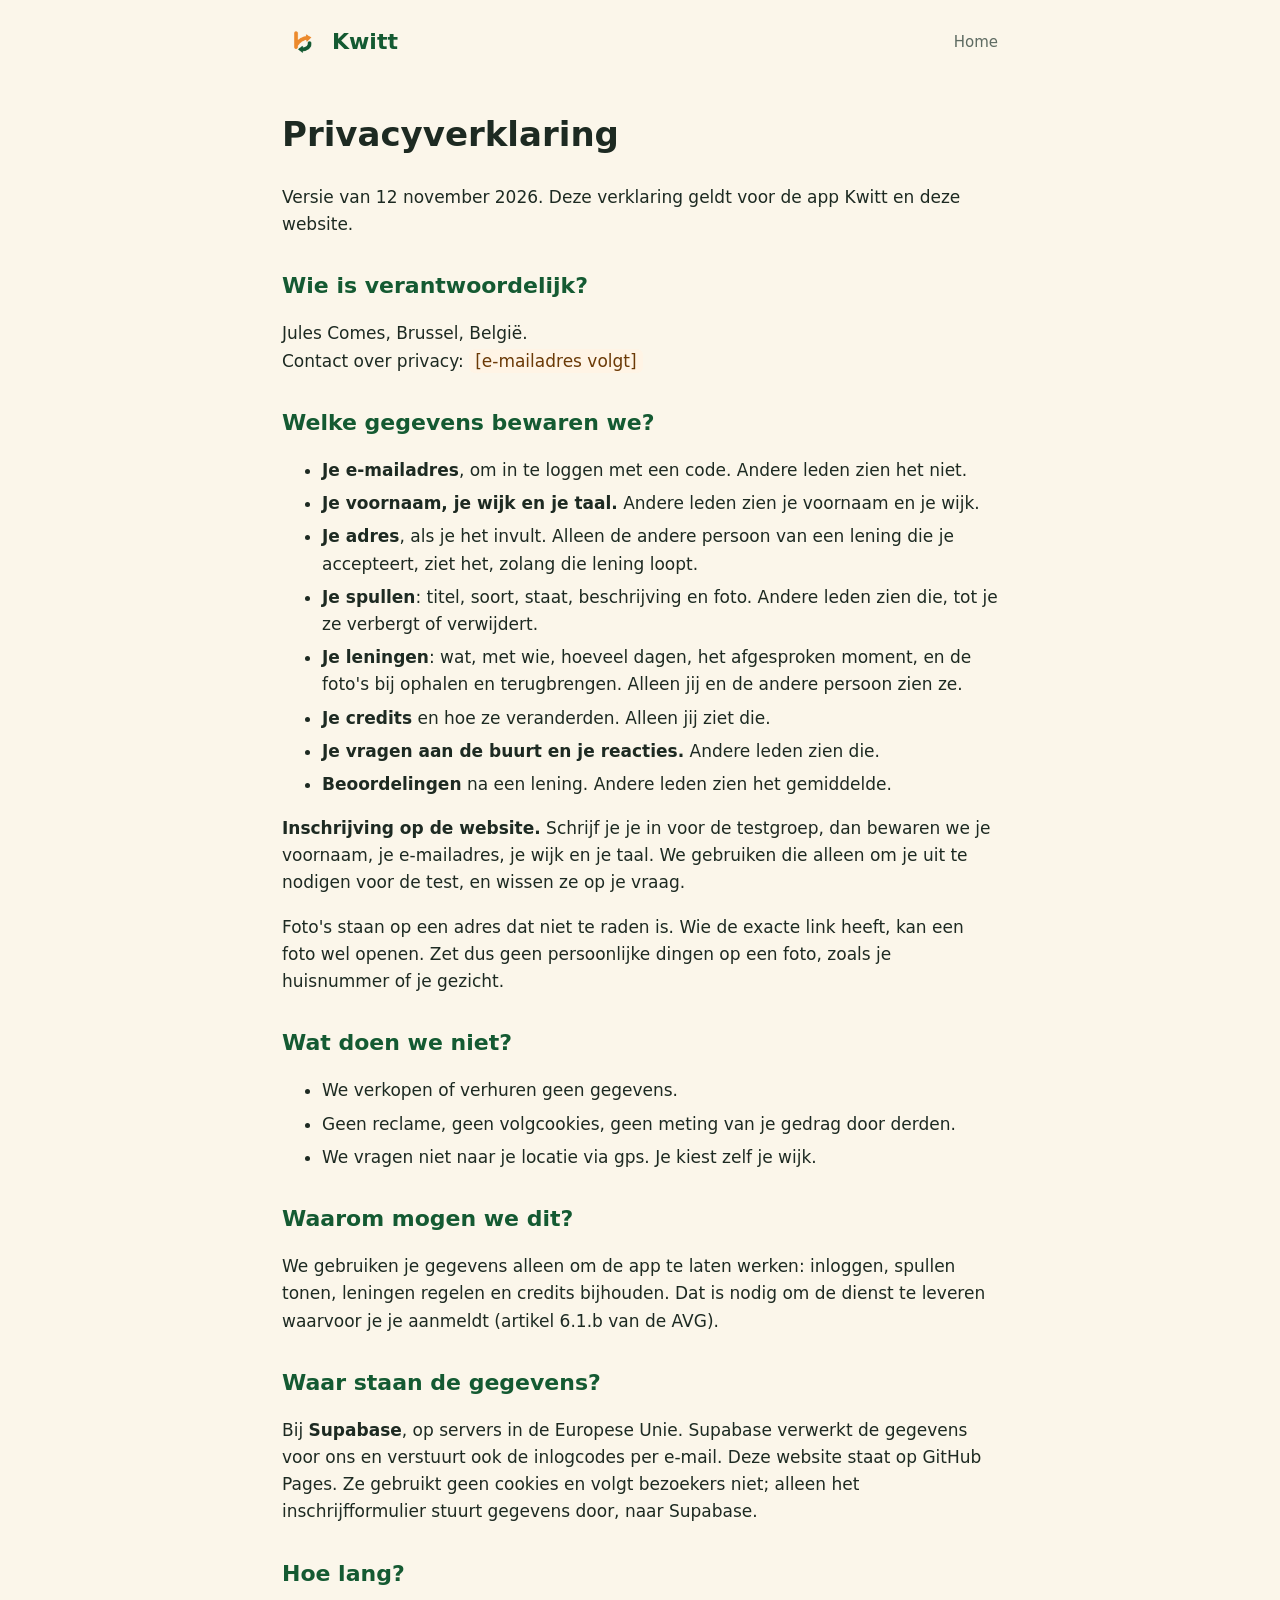
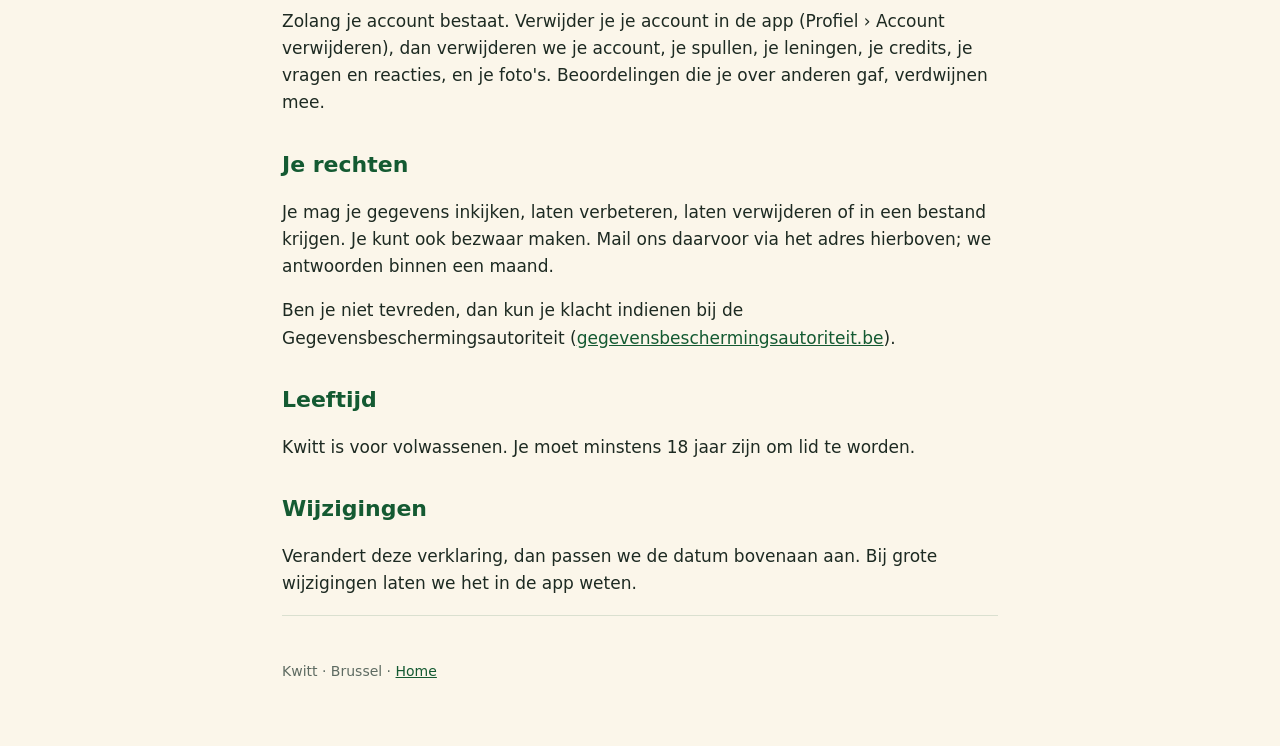
<file: privacy.html>
<!DOCTYPE html>
<html lang="nl">
<head>
<meta charset="utf-8">
<meta name="viewport" content="width=device-width, initial-scale=1">
<title>Privacyverklaring · Kwitt</title>
<meta name="theme-color" content="#145A32">
<link rel="icon" href="favicon.png">
<link rel="stylesheet" href="style.css">
</head>
<body>
<div class="wrap doc">
  <header>
    <a class="brand" href="./"><img src="logo.png" alt="">Kwitt</a>
    <nav><a href="./">Home</a></nav>
  </header>

  <h1>Privacyverklaring</h1>
  <p>Versie van 12 november 2026. Deze verklaring geldt voor de app Kwitt en deze website.</p>

  <h2>Wie is verantwoordelijk?</h2>
  <p>Jules Comes, Brussel, België.<br>
  Contact over privacy: <span class="todo">[e-mailadres volgt]</span></p>

  <h2>Welke gegevens bewaren we?</h2>
  <ul>
    <li><b>Je e-mailadres</b>, om in te loggen met een code. Andere leden zien het niet.</li>
    <li><b>Je voornaam, je wijk en je taal.</b> Andere leden zien je voornaam en je wijk.</li>
    <li><b>Je adres</b>, als je het invult. Alleen de andere persoon van een lening die je accepteert, ziet het, zolang die lening loopt.</li>
    <li><b>Je spullen</b>: titel, soort, staat, beschrijving en foto. Andere leden zien die, tot je ze verbergt of verwijdert.</li>
    <li><b>Je leningen</b>: wat, met wie, hoeveel dagen, het afgesproken moment, en de foto's bij ophalen en terugbrengen. Alleen jij en de andere persoon zien ze.</li>
    <li><b>Je credits</b> en hoe ze veranderden. Alleen jij ziet die.</li>
    <li><b>Je vragen aan de buurt en je reacties.</b> Andere leden zien die.</li>
    <li><b>Beoordelingen</b> na een lening. Andere leden zien het gemiddelde.</li>
  </ul>
  <p><b>Inschrijving op de website.</b> Schrijf je je in voor de testgroep, dan bewaren we je voornaam, je e-mailadres, je wijk en je taal. We gebruiken die alleen om je uit te nodigen voor de test, en wissen ze op je vraag.</p>
  <p>Foto's staan op een adres dat niet te raden is. Wie de exacte link heeft, kan een foto wel openen. Zet dus geen persoonlijke dingen op een foto, zoals je huisnummer of je gezicht.</p>

  <h2>Wat doen we niet?</h2>
  <ul>
    <li>We verkopen of verhuren geen gegevens.</li>
    <li>Geen reclame, geen volgcookies, geen meting van je gedrag door derden.</li>
    <li>We vragen niet naar je locatie via gps. Je kiest zelf je wijk.</li>
  </ul>

  <h2>Waarom mogen we dit?</h2>
  <p>We gebruiken je gegevens alleen om de app te laten werken: inloggen, spullen tonen, leningen regelen en credits bijhouden. Dat is nodig om de dienst te leveren waarvoor je je aanmeldt (artikel 6.1.b van de AVG).</p>

  <h2>Waar staan de gegevens?</h2>
  <p>Bij <b>Supabase</b>, op servers in de Europese Unie. Supabase verwerkt de gegevens voor ons en verstuurt ook de inlogcodes per e-mail. Deze website staat op GitHub Pages. Ze gebruikt geen cookies en volgt bezoekers niet; alleen het inschrijfformulier stuurt gegevens door, naar Supabase.</p>

  <h2>Hoe lang?</h2>
  <p>Zolang je account bestaat. Verwijder je je account in de app (Profiel › Account verwijderen), dan verwijderen we je account, je spullen, je leningen, je credits, je vragen en reacties, en je foto's. Beoordelingen die je over anderen gaf, verdwijnen mee.</p>

  <h2>Je rechten</h2>
  <p>Je mag je gegevens inkijken, laten verbeteren, laten verwijderen of in een bestand krijgen. Je kunt ook bezwaar maken. Mail ons daarvoor via het adres hierboven; we antwoorden binnen een maand.</p>
  <p>Ben je niet tevreden, dan kun je klacht indienen bij de Gegevensbeschermingsautoriteit (<a href="https://www.gegevensbeschermingsautoriteit.be">gegevensbeschermingsautoriteit.be</a>).</p>

  <h2>Leeftijd</h2>
  <p>Kwitt is voor volwassenen. Je moet minstens 18 jaar zijn om lid te worden.</p>

  <h2>Wijzigingen</h2>
  <p>Verandert deze verklaring, dan passen we de datum bovenaan aan. Bij grote wijzigingen laten we het in de app weten.</p>

  <footer><p>Kwitt · Brussel · <a href="./">Home</a></p></footer>
</div>
</body>
</html>
</file>
<file: style.css>
:root{--green:#145A32;--orange:#EC8A2C;--cream:#FBF6EA;--sand:#F2E8D2;--ink:#1D2A22;--muted:#5E6B62;--line:rgba(20,90,50,.14)}
*{box-sizing:border-box}
body{margin:0;background:var(--cream);color:var(--ink);font:17px/1.6 system-ui,-apple-system,"Segoe UI",Roboto,sans-serif}
a{color:var(--green)}
.wrap{max-width:760px;margin:0 auto;padding:0 22px}
header{padding:22px 0;display:flex;align-items:center;justify-content:space-between}
.brand{display:flex;align-items:center;gap:10px;text-decoration:none;color:var(--green);font-weight:800;font-size:22px}
.brand img{width:40px;height:40px;border-radius:10px}
nav a{margin-left:16px;font-size:15px;text-decoration:none;color:var(--muted)}
nav a:hover{color:var(--green)}
.hero{padding:40px 0 30px}
.hero h1{font-size:clamp(34px,6vw,52px);line-height:1.1;margin:0 0 16px;color:var(--green);letter-spacing:-.02em}
.hero h1 em{font-style:normal;color:var(--orange)}
.hero p{font-size:20px;color:var(--muted);margin:0 0 26px;max-width:560px}
.badge{display:inline-block;background:var(--sand);border:1px solid var(--line);border-radius:999px;padding:6px 14px;font-size:14px;color:var(--green);font-weight:600}
section{padding:28px 0;border-top:1px solid var(--line)}
h2{color:var(--green);font-size:26px;margin:0 0 16px}
h3{margin:22px 0 6px;font-size:18px}
.steps{display:grid;grid-template-columns:repeat(auto-fit,minmax(200px,1fr));gap:14px;margin:0;padding:0;list-style:none;counter-reset:s}
.steps li{background:#fff;border:1px solid var(--line);border-radius:16px;padding:18px;counter-increment:s}
.steps li::before{content:counter(s);display:inline-grid;place-items:center;width:30px;height:30px;border-radius:50%;background:var(--orange);color:#fff;font-weight:700;margin-bottom:8px}
.steps b{display:block;color:var(--green);margin-bottom:4px}
table{border-collapse:collapse;width:100%;background:#fff;border-radius:12px;overflow:hidden;border:1px solid var(--line)}
td,th{padding:10px 14px;border-bottom:1px solid var(--line);text-align:left}
th{background:var(--sand);color:var(--green)}
.lang p{color:var(--muted)}
footer{padding:30px 0 50px;color:var(--muted);font-size:14px;border-top:1px solid var(--line)}
.doc h2{font-size:22px;margin-top:30px}
.doc li{margin-bottom:6px}
.todo{background:#FFF4E5;color:#6B3A07;padding:2px 6px;border-radius:6px}
</file>
